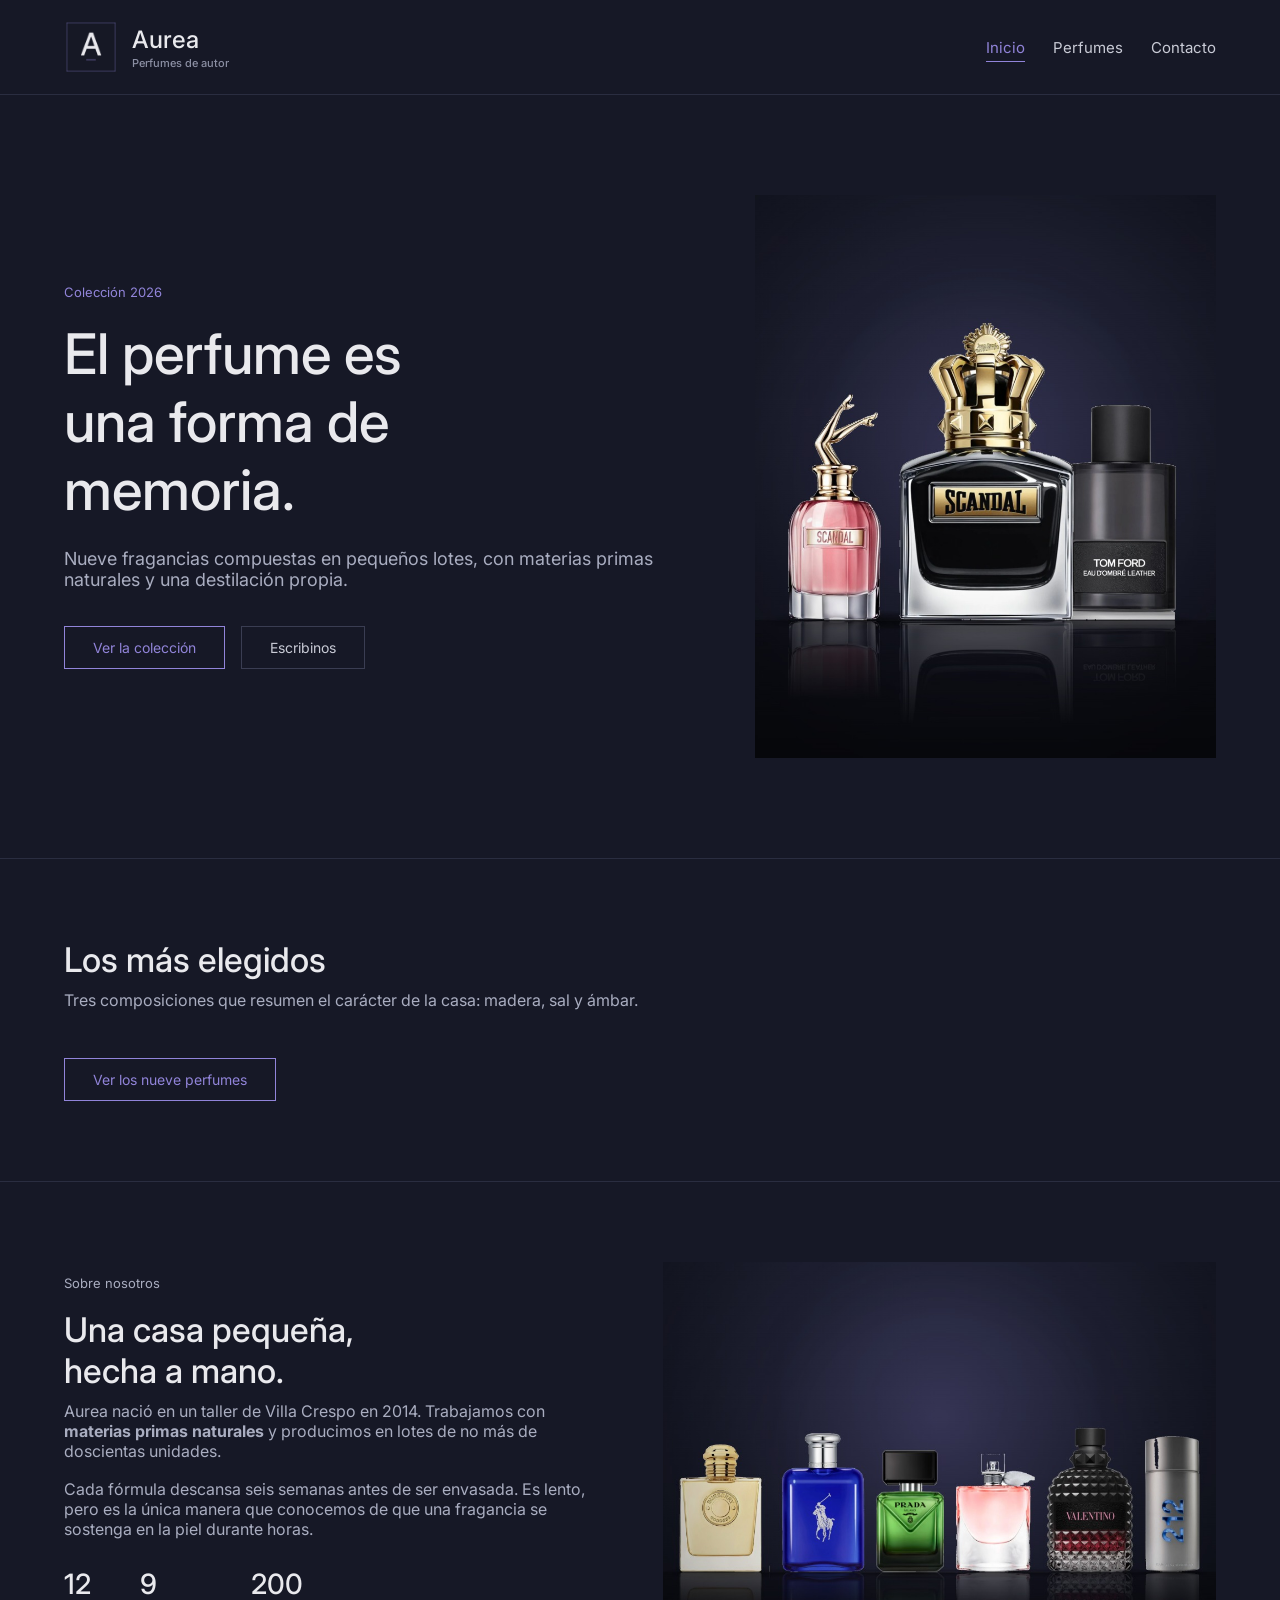
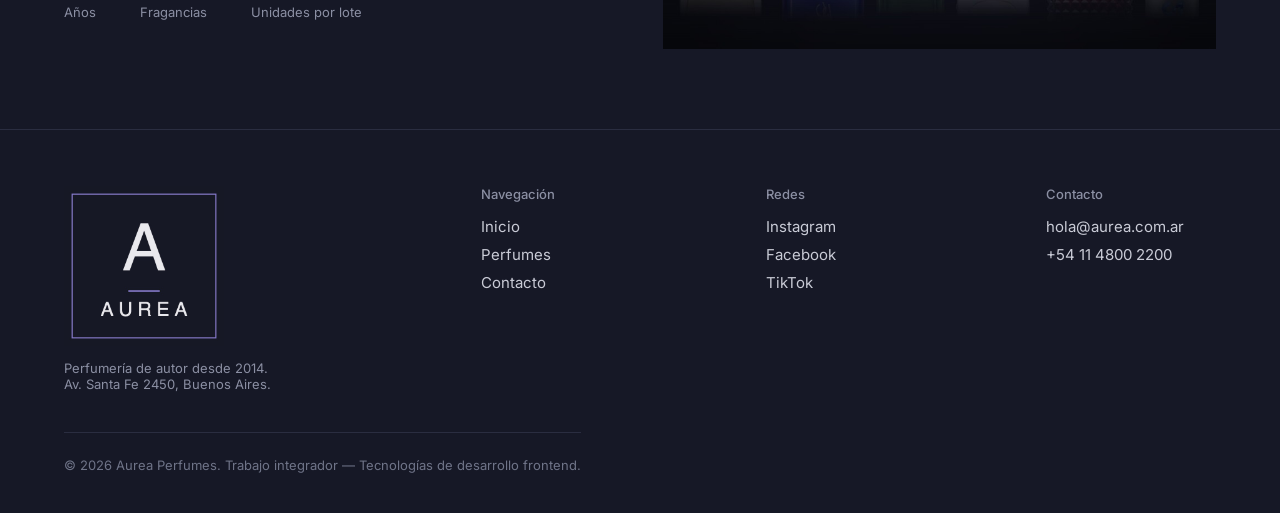
<file: index.html>
<!DOCTYPE html>
<html lang="en">
<head>
    <meta charset="UTF-8">
    <meta name="viewport" content="width=device-width, initial-scale=1.0">
    <title>Aurea - HOME</title>
    <link rel="preconnect" href="https://fonts.googleapis.com">
    <link rel="preconnect" href="https://fonts.gstatic.com" crossorigin>
    <link href="https://fonts.googleapis.com/css2?family=Inter:wght@400;500&display=swap" rel="stylesheet">
    <link rel="stylesheet" href="./css/styles.css">
</head>
<body>
    <header class="cabecera">
    <div class="contenedor">
      <a href="index.html" class="logo">
        <img src="./img/logo-chico.jpg" alt="Logo de Aurea Perfumes">
        <span class="logo-texto">Aurea
          <span class="logo-bajada">Perfumes de autor</span>
        </span>
      </a>
      <nav>
        <ul class="menu">
          <li><a href="index.html" class="activo">Inicio</a></li>
          <li><a href="products.html">Perfumes</a></li>
          <li><a href="contact.html">Contacto</a></li>
        </ul>
      </nav>
    </div>
  </header>
    <section class="portada">
    <div class="contenedor">
      <div class="portada-texto">
        <p class="antetitulo">Colección 2026</p>
        <h1 class="titulo-grande">El perfume es<br>una forma de<br>memoria.</h1>
        <p class="bajada">Nueve fragancias compuestas en pequeños lotes, con materias primas naturales y una destilación propia.</p>
        <a href="products.html" class="boton">Ver la colección</a>
        <a href="contact.html" class="boton boton-secundario">Escribinos</a>
      </div>
      <div class="portada-imagen">
        <img src="./img/portada.jpg" alt="Frasco de perfume Aurea" class="foto-alta">
      </div>
    </div>
  </section>
    <section class="seccion">
    <div class="contenedor">
      <h2 class="titulo-seccion">Los más elegidos</h2>
      <p class="texto-seccion">Tres composiciones que resumen el carácter de la casa: madera, sal y ámbar.</p>
      <div class="catalogo">
        
      </div>
      <a href="productos.html" class="boton">Ver los nueve perfumes</a>
    </div>
  </section>
    <section class="seccion sobre">
    <div class="contenedor">
      <div class="sobre-texto">
        <p class="antetitulo">Sobre nosotros</p>
        <h2 class="titulo-seccion">Una casa pequeña,<br>hecha a mano.</h2>
        <p>Aurea nació en un taller de Villa Crespo en 2014. Trabajamos con <strong>materias primas naturales</strong> y producimos en lotes de no más de doscientas unidades.</p>
        <p>Cada fórmula descansa seis semanas antes de ser envasada. Es lento, pero es la única manera que conocemos de que una fragancia se sostenga en la piel durante horas.</p>
        <div class="datos">
          <div class="dato"><strong>12 </strong><span>Años</span></div>
          <div class="dato"><strong>9 </strong><span>Fragancias</span></div>
          <div class="dato"><strong>200 </strong><span>Unidades por lote</span></div>
        </div>
      </div>
      <div class="sobre-imagen">
        <img src="img/taller.jpg" alt="Taller de Aurea" class="foto-ancha">
      </div>
    </div>
  </section>
    <footer class="pie">
    <div class="contenedor">
      <div class="pie-columna">
        <img src="img/logo.jpg" alt="Logo de Aurea Perfumes" class="logo-pie">
        <p class="medida">Perfumería de autor desde 2014.<br>Av. Santa Fe 2450, Buenos Aires.</p>
      </div>
      <div class="pie-columna">
        <h4>Navegación</h4>
        <ul>
          <li><a href="index.html">Inicio</a></li>
          <li><a href="productos.html">Perfumes</a></li>
          <li><a href="contacto.html">Contacto</a></li>
        </ul>
      </div>
      <div class="pie-columna">
        <h4>Redes</h4>
        <ul>
          <li><a href="https://www.instagram.com" target="_blank">Instagram</a></li>
          <li><a href="https://www.facebook.com" target="_blank">Facebook</a></li>
          <li><a href="https://www.tiktok.com" target="_blank">TikTok</a></li>
        </ul>
      </div>
      <div class="pie-columna">
        <h4>Contacto</h4>
        <ul>
          <li><a href="mailto:hola@aurea.com.ar">hola@aurea.com.ar</a></li>
          <li><a href="tel:+541148002200">+54 11 4800 2200</a></li>
        </ul>
      </div>
    </div>
    <div class="contenedor">
      <p class="copyright">© 2026 Aurea Perfumes. Trabajo integrador — Tecnologías de desarrollo frontend.</p>
    </div>
  </footer>
</body>
</html>
</file>
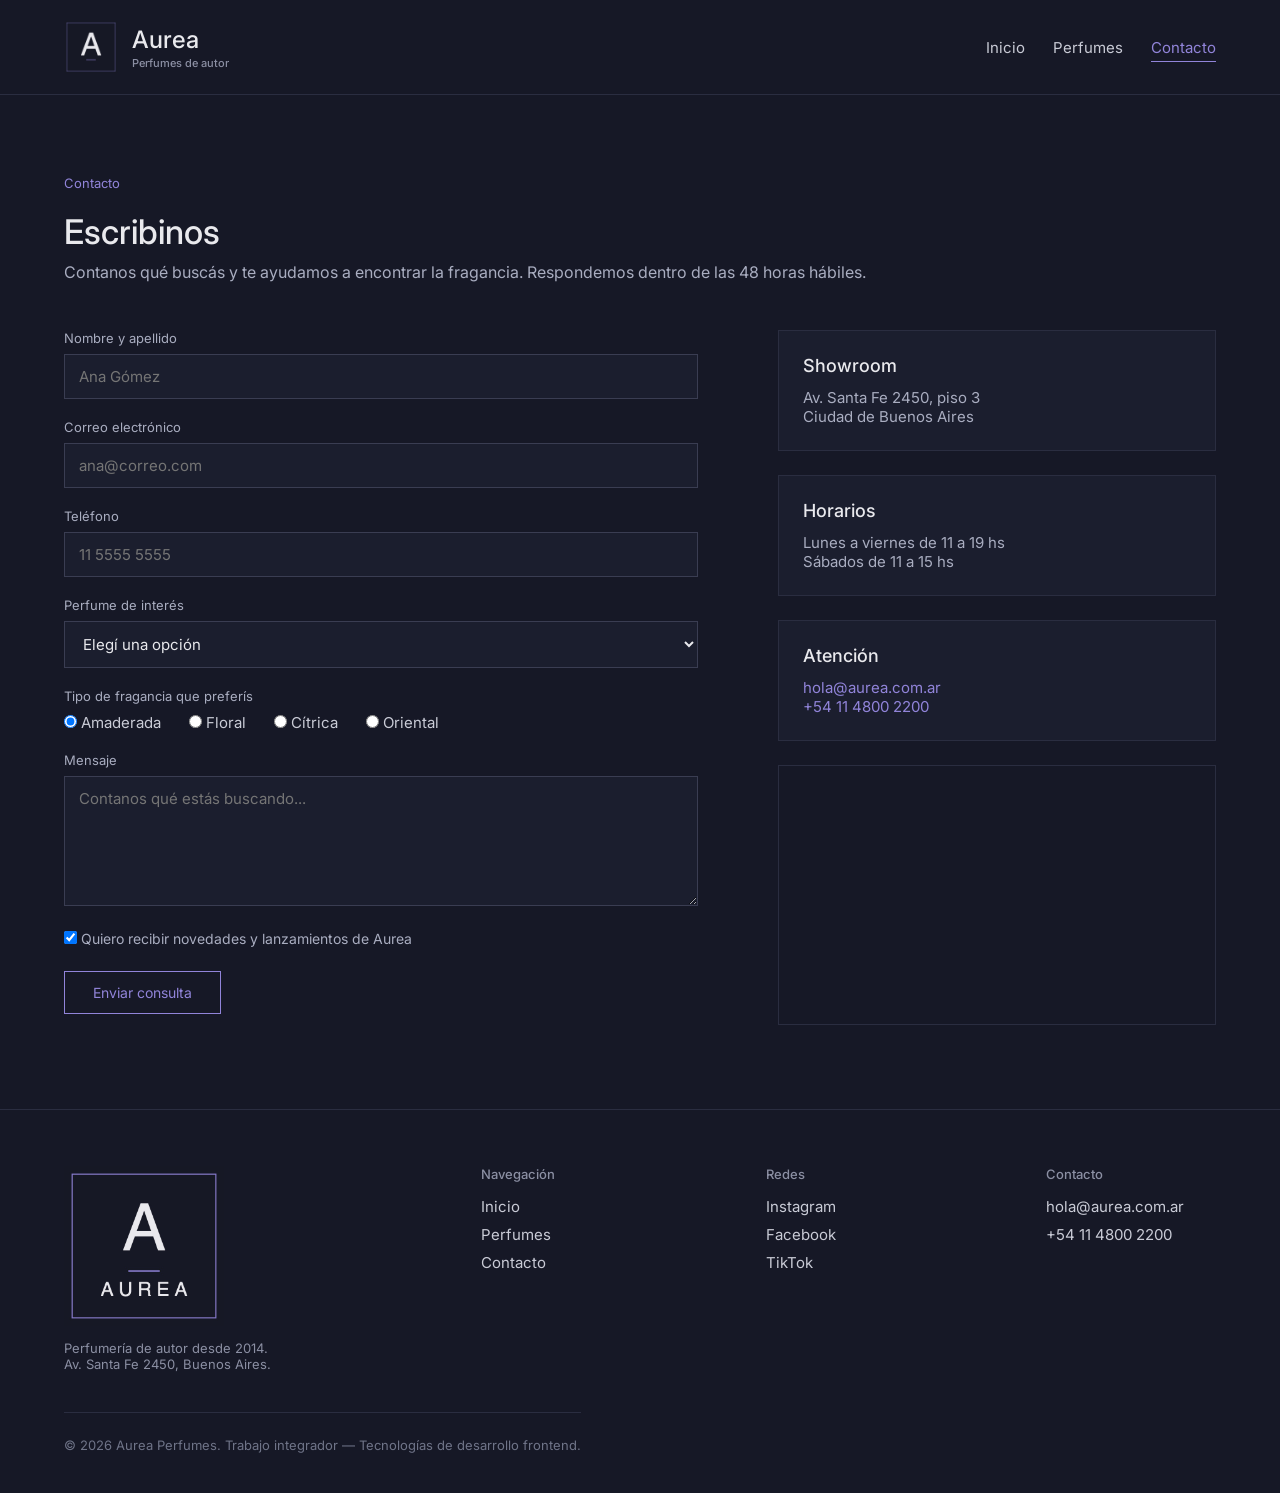
<file: contact.html>
<!DOCTYPE html>
<html lang="es">
<head>
  <meta charset="UTF-8">
  <meta name="viewport" content="width=device-width, initial-scale=1.0">
  <title>Contacto-Aurea</title>
  <link rel="preconnect" href="https://fonts.googleapis.com">
  <link rel="preconnect" href="https://fonts.gstatic.com" crossorigin>
  <link href="https://fonts.googleapis.com/css2?family=Inter:wght@400;500&display=swap" rel="stylesheet">
  <link rel="stylesheet" href="./css/styles.css">
</head>
<body>

  <header class="cabecera">
    <div class="contenedor">
      <a href="index.html" class="logo">
        <img src="./img/logo-chico.jpg" alt="Logo de Aurea Perfumes">
        <span class="logo-texto">Aurea
          <span class="logo-bajada">Perfumes de autor</span>
        </span>
      </a>
      <nav>
        <ul class="menu">
          <li><a href="index.html">Inicio</a></li>
          <li><a href="products.html">Perfumes</a></li>
          <li><a href="contact.html" class="activo">Contacto</a></li>
        </ul>
      </nav>
    </div>
  </header>

  <main>
    <section class="seccion">
      <div class="contenedor">
        <p class="antetitulo">Contacto</p>
        <h1 class="titulo-seccion">Escribinos</h1>
        <p class="texto-seccion">Contanos qué buscás y te ayudamos a encontrar la fragancia. Respondemos dentro de las 48 horas hábiles.</p>

        <div class="bloque-contacto">

          <form class="formulario" action="#" method="post">

            <div class="campo">
              <label for="nombre">Nombre y apellido</label>
              <input type="text" id="nombre" name="nombre" placeholder="Ana Gómez" class="control">
            </div>

            <div class="campo">
              <label for="email">Correo electrónico</label>
              <input type="email" id="email" name="email" placeholder="ana@correo.com" class="control">
            </div>

            <div class="campo">
              <label for="telefono">Teléfono</label>
              <input type="tel" id="telefono" name="telefono" placeholder="11 5555 5555" class="control">
            </div>

            <div class="campo">
              <label for="perfume">Perfume de interés</label>
              <select id="perfume" name="perfume" class="control">
                <option value="">Elegí una opción</option>
                <option value="perfume-01">ACA VA EL NOMBRE 1</option>
                <option value="perfume-02">ACA VA EL NOMBRE 2</option>
                <option value="perfume-03">ACA VA EL NOMBRE 3</option>
                <option value="perfume-04">ACA VA EL NOMBRE 4</option>
                <option value="perfume-05">ACA VA EL NOMBRE 5</option>
                <option value="perfume-06">ACA VA EL NOMBRE 6</option>
                <option value="perfume-07">ACA VA EL NOMBRE 7</option>
                <option value="perfume-08">ACA VA EL NOMBRE 8</option>
                <option value="perfume-09">ACA VA EL NOMBRE 9</option>
                <option value="perfume-10">ACA VA EL NOMBRE 10</option>
                <option value="perfume-11">ACA VA EL NOMBRE 11</option>
                <option value="perfume-12">ACA VA EL NOMBRE 12</option>
                <option value="perfume-13">ACA VA EL NOMBRE 13</option>
                <option value="perfume-14">ACA VA EL NOMBRE 14</option>
                <option value="perfume-15">ACA VA EL NOMBRE 15</option>
                <option value="perfume-16">ACA VA EL NOMBRE 16</option>
                <option value="perfume-17">ACA VA EL NOMBRE 17</option>
                <option value="perfume-18">ACA VA EL NOMBRE 18</option>
                <option value="perfume-19">ACA VA EL NOMBRE 19</option>
                <option value="perfume-20">ACA VA EL NOMBRE 20</option>
                <option value="kit">Kit descubrimiento</option>
              </select>
            </div>

            <div class="campo">
              <label>Tipo de fragancia que preferís</label>
              <div class="opciones">
                <label><input type="radio" name="familia" value="amaderada" checked> Amaderada</label>
                <label><input type="radio" name="familia" value="floral"> Floral</label>
                <label><input type="radio" name="familia" value="citrica"> Cítrica</label>
                <label><input type="radio" name="familia" value="oriental"> Oriental</label>
              </div>
            </div>

            <div class="campo">
              <label for="mensaje">Mensaje</label>
              <textarea id="mensaje" name="mensaje" placeholder="Contanos qué estás buscando..." class="control"></textarea>
            </div>

            <p class="linea-check">
              <label><input type="checkbox" name="novedades" value="si" checked> Quiero recibir novedades y lanzamientos de Aurea</label>
            </p>

            <button type="submit" class="boton">Enviar consulta</button>
          </form>

          <aside class="datos-contacto">
            <div class="ficha">
              <h3>Showroom</h3>
              <p>Av. Santa Fe 2450, piso 3<br>Ciudad de Buenos Aires</p>
            </div>
            <div class="ficha">
              <h3>Horarios</h3>
              <p>Lunes a viernes de 11 a 19 hs<br>Sábados de 11 a 15 hs</p>
            </div>
            <div class="ficha">
              <h3>Atención</h3>
              <p><a href="mailto:hola@aurea.com.ar">hola@aurea.com.ar</a><br><a href="tel:+541148002200">+54 11 4800 2200</a></p>
            </div>
            <iframe class="mapa"
              src="https://www.google.com/maps?q=Av.+Santa+Fe+2450,+Buenos+Aires&amp;output=embed"
              title="Mapa del showroom de Aurea"></iframe>
          </aside>

        </div>
      </div>
    </section>
  </main>

  <footer class="pie">
    <div class="contenedor">
      <div class="pie-columna">
        <img src="./img/logo.jpg" alt="Logo de Aurea Perfumes" class="logo-pie">
        <p class="medida">Perfumería de autor desde 2014.<br>Av. Santa Fe 2450, Buenos Aires.</p>
      </div>
      <div class="pie-columna">
        <h4>Navegación</h4>
        <ul>
          <li><a href="index.html">Inicio</a></li>
          <li><a href="products.html">Perfumes</a></li>
          <li><a href="contact.html">Contacto</a></li>
        </ul>
      </div>
      <div class="pie-columna">
        <h4>Redes</h4>
        <ul>
          <li><a href="https://www.instagram.com" target="_blank">Instagram</a></li>
          <li><a href="https://www.facebook.com" target="_blank">Facebook</a></li>
          <li><a href="https://www.tiktok.com" target="_blank">TikTok</a></li>
        </ul>
      </div>
      <div class="pie-columna">
        <h4>Contacto</h4>
        <ul>
          <li><a href="mailto:hola@aurea.com.ar">hola@aurea.com.ar</a></li>
          <li><a href="tel:+541148002200">+54 11 4800 2200</a></li>
        </ul>
      </div>
    </div>
    <div class="contenedor">
      <p class="copyright">© 2026 Aurea Perfumes. Trabajo integrador — Tecnologías de desarrollo frontend.</p>
    </div>
  </footer>

</body>
</html>
</file>
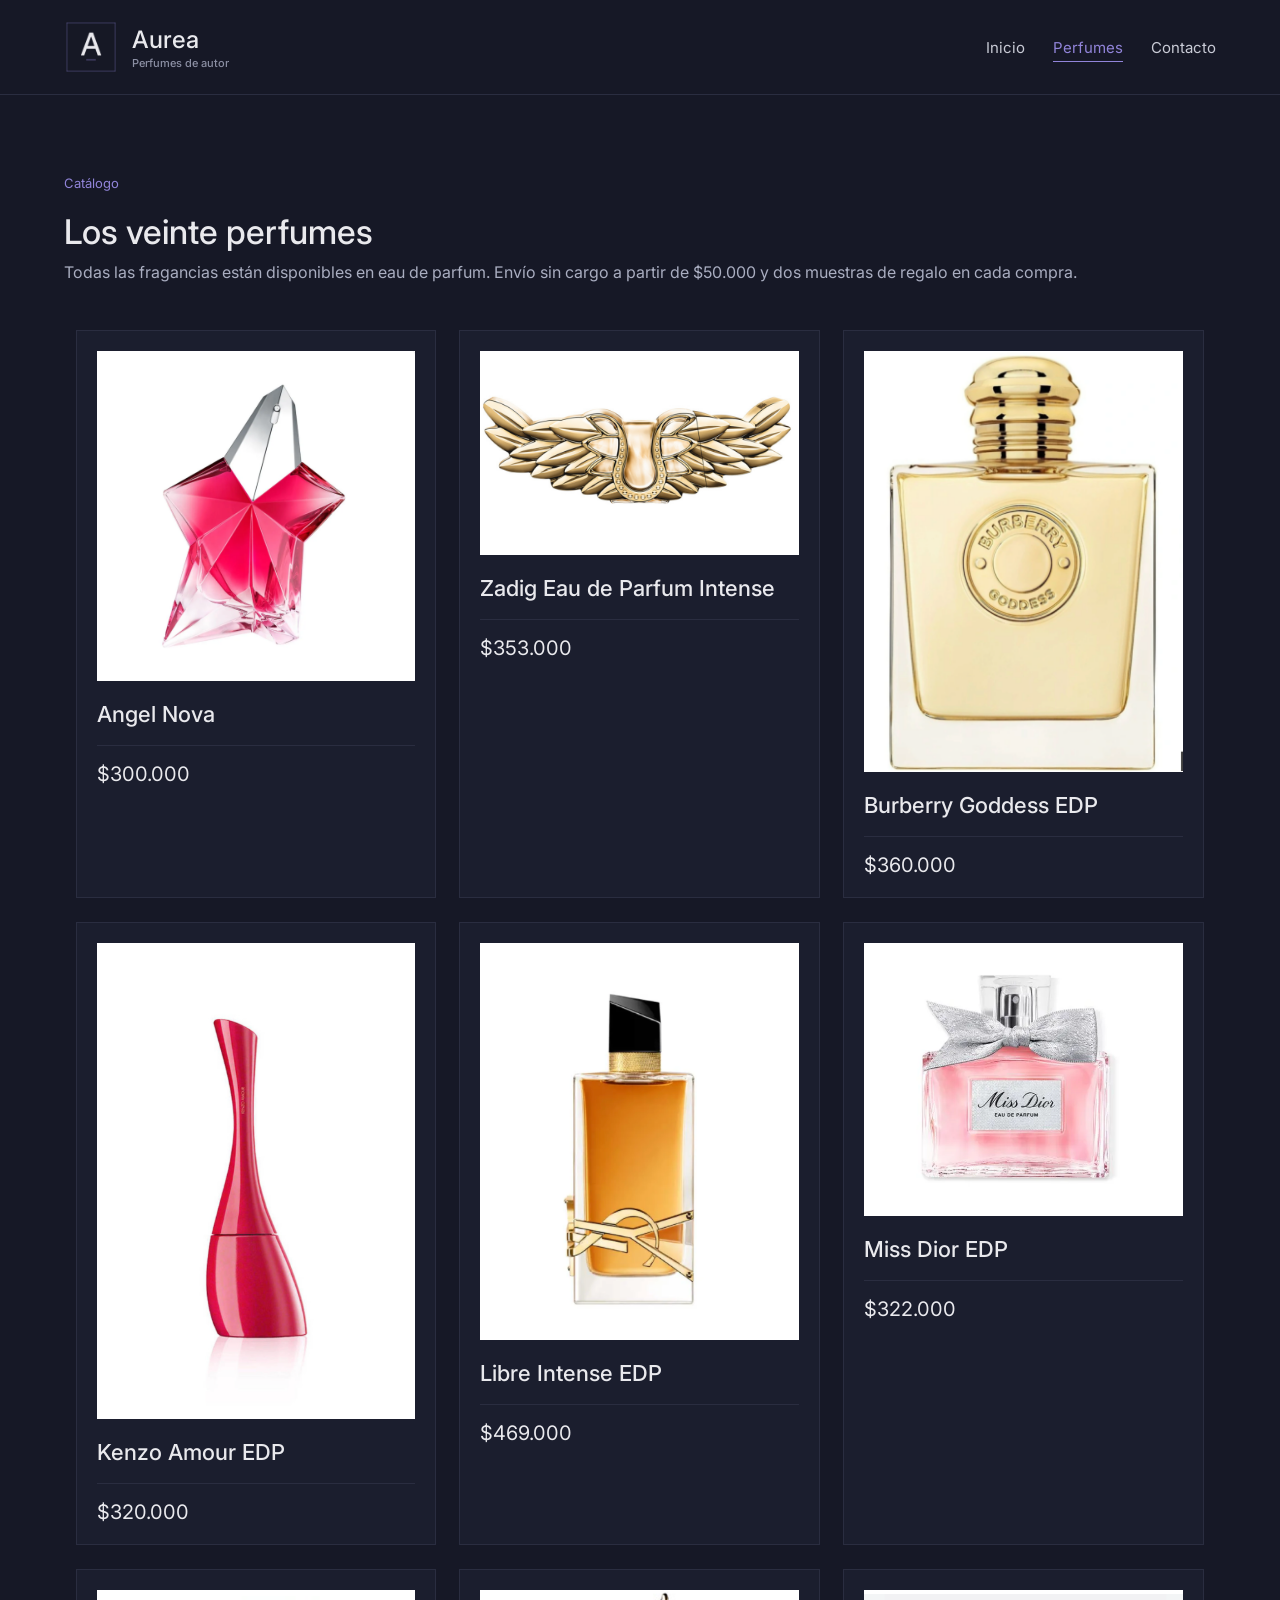
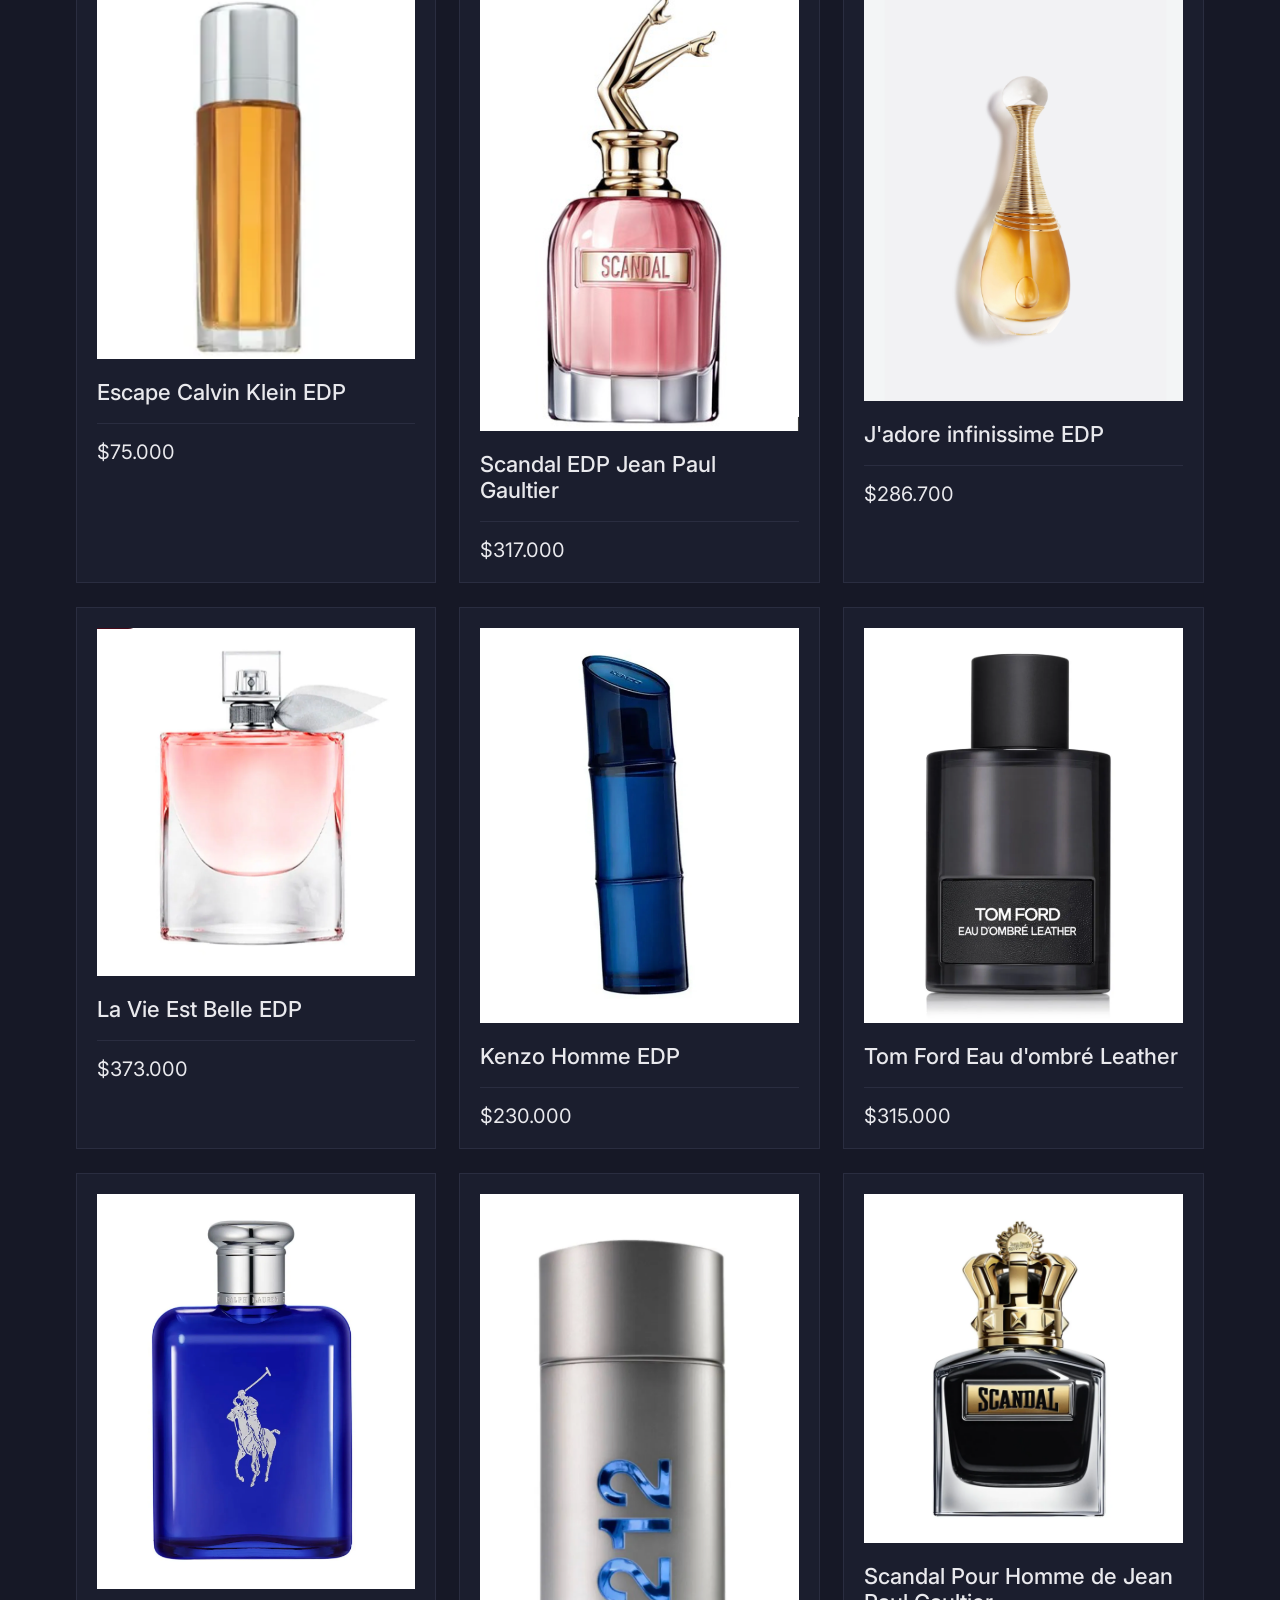
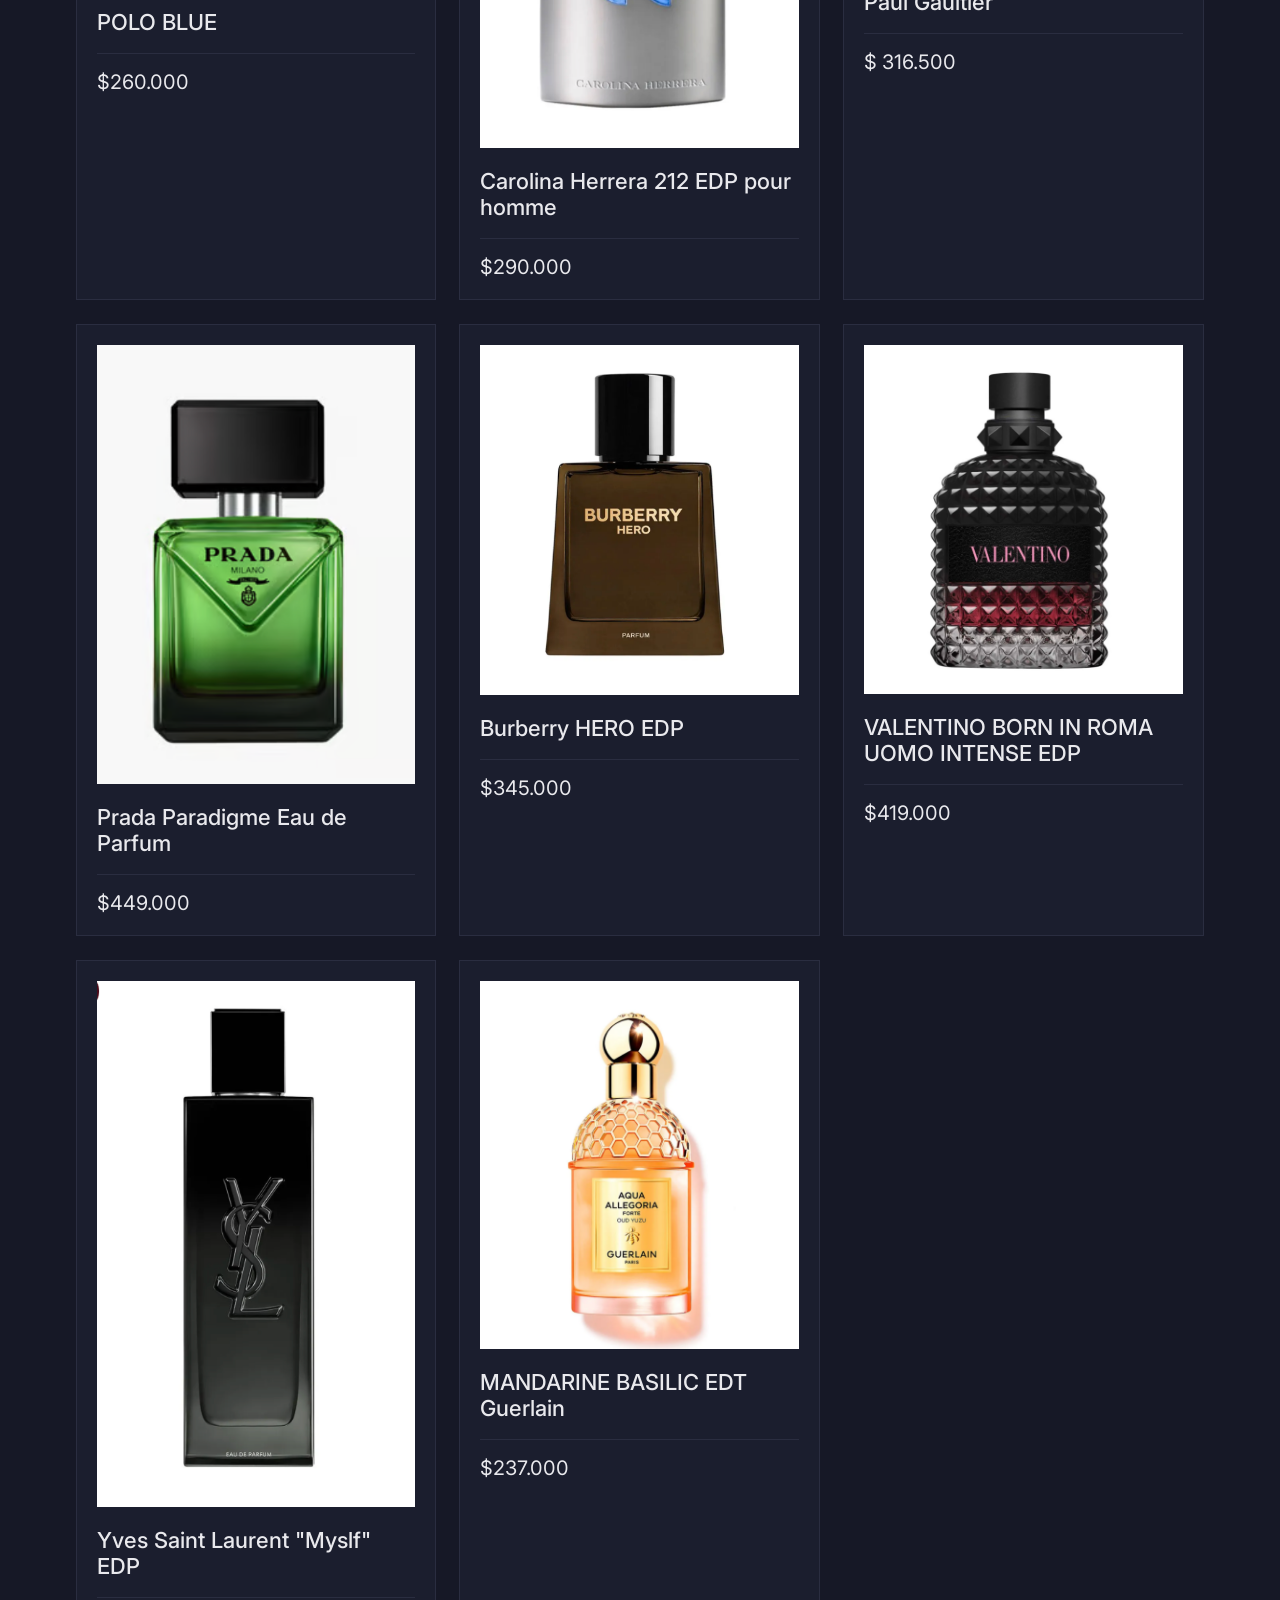
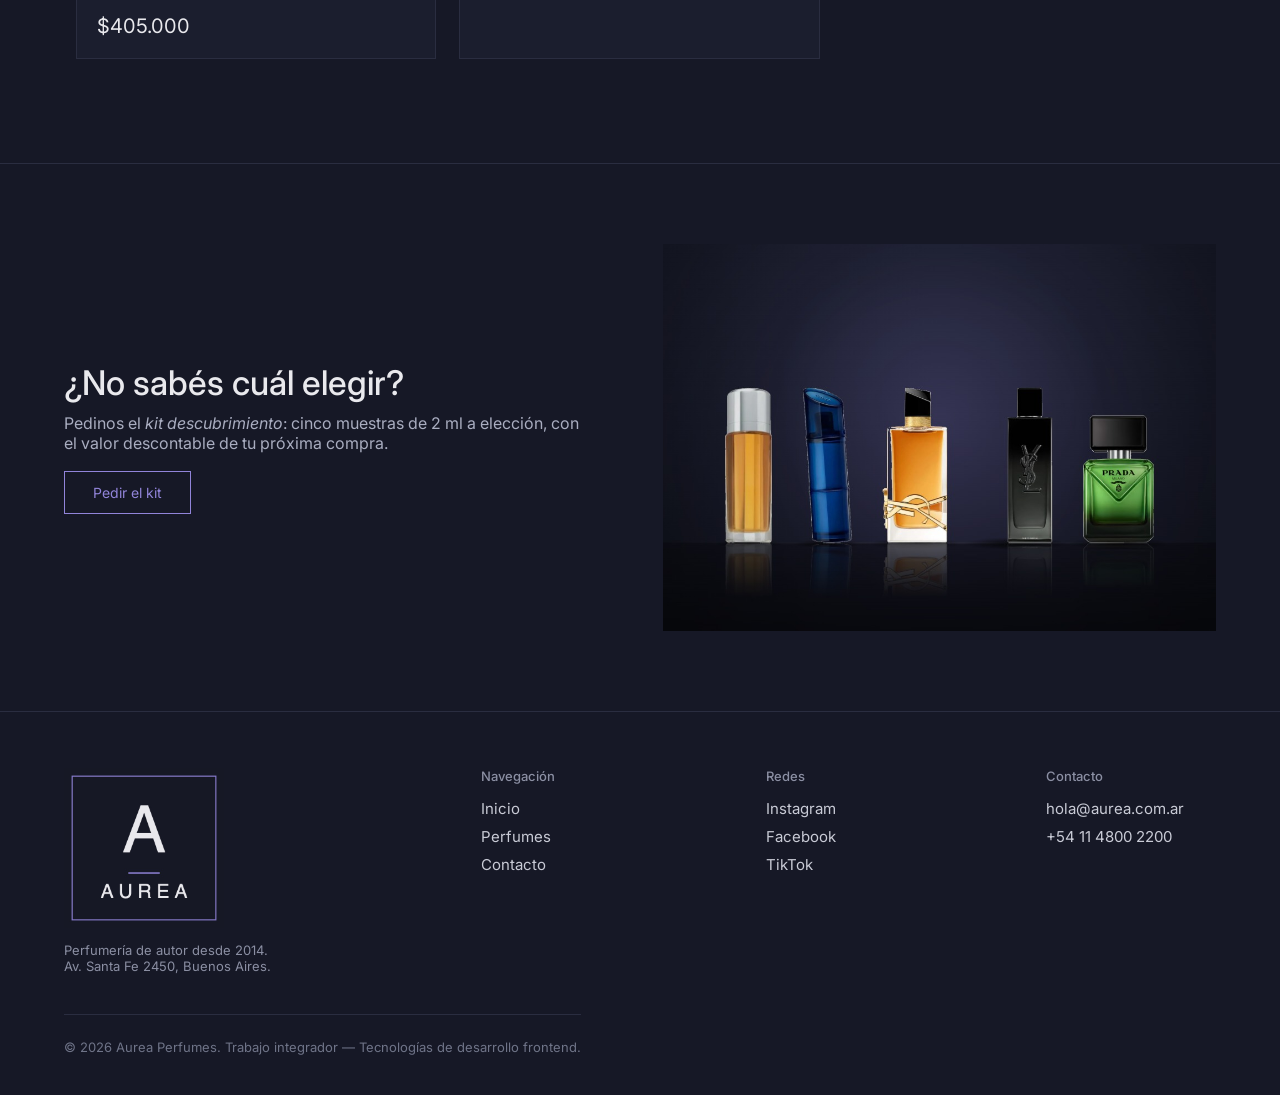
<file: products.html>
<!DOCTYPE html>
<html lang="es">
<head>
    <meta charset="UTF-8">
    <meta name="viewport" content="width=device-width, initial-scale=1.0">
    <title>Perfumes-Aurea</title>
    <link rel="preconnect" href="https://fonts.googleapis.com">
    <link rel="preconnect" href="https://fonts.gstatic.com" crossorigin>
    <link href="https://fonts.googleapis.com/css2?family=Inter:wght@400;500&display=swap" rel="stylesheet">
    <link rel="stylesheet" href="./css/styles.css">
</head>
<body>

  <header class="cabecera">
    <div class="contenedor">
      <a href="index.html" class="logo">
        <img src="./img/logo-chico.jpg" alt="Logo de Aurea Perfumes">
        <span class="logo-texto">Aurea
          <span class="logo-bajada">Perfumes de autor</span>
        </span>
      </a>
      <nav>
        <ul class="menu">
          <li><a href="index.html">Inicio</a></li>
          <li><a href="products.html" class="activo">Perfumes</a></li>
          <li><a href="contact.html">Contacto</a></li>
        </ul>
      </nav>
    </div>
  </header>

  <main>
    <section class="seccion">
      <div class="contenedor">
        <p class="antetitulo">Catálogo</p>
        <h1 class="titulo-seccion">Los veinte perfumes</h1>
        <p class="texto-seccion">Todas las fragancias están disponibles en eau de parfum. Envío sin cargo a partir de $50.000 y dos muestras de regalo en cada compra.</p>

        <div class="catalogo">

          <article class="producto">
            <img src="./img/perfume (1).png" alt="Frasco de perfume" class="foto-producto">
            <h3 class="producto-nombre">Angel Nova</h3>
            <div class="producto-pie">
              <span class="precio">$300.000</span>
            </div>
          </article>

          <article class="producto">
            <img src="./img/perfume (2).png" alt="Frasco de perfume" class="foto-producto">
            <h3 class="producto-nombre">Zadig Eau de Parfum Intense</h3>
            <div class="producto-pie">
              <span class="precio">$353.000</span>
            </div>
          </article>

          <article class="producto">
            <img src="./img/perfume (3).png" alt="Frasco de perfume" class="foto-producto">
            <h3 class="producto-nombre"> Burberry Goddess EDP</h3>
            <div class="producto-pie">
              <span class="precio">$360.000</span>
            </div>
          </article>

          <article class="producto">
            <img src="./img/perfume (4).png" alt="Frasco de perfume" class="foto-producto">
            <h3 class="producto-nombre">Kenzo Amour EDP</h3>
            <div class="producto-pie">
              <span class="precio">$320.000</span>
            </div>
          </article>

          <article class="producto">
            <img src="./img/perfume (5).png" alt="Frasco de perfume" class="foto-producto">
            <h3 class="producto-nombre">Libre Intense EDP</h3>
            <div class="producto-pie">
              <span class="precio">$469.000</span>
            </div>
          </article>

          <article class="producto">
            <img src="./img/perfume (6).png" alt="Frasco de perfume" class="foto-producto">
            <h3 class="producto-nombre">Miss Dior EDP</h3>
            <div class="producto-pie">
              <span class="precio">$322.000</span>
            </div>
          </article>

          <article class="producto">
            <img src="./img/perfume (7).png" alt="Frasco de perfume" class="foto-producto">
            <h3 class="producto-nombre">Escape Calvin Klein EDP</h3>
            <div class="producto-pie">
              <span class="precio">$75.000</span>
            </div>
          </article>

          <article class="producto">
            <img src="./img/perfume (8).png" alt="Frasco de perfume" class="foto-producto">
            <h3 class="producto-nombre">Scandal EDP Jean Paul Gaultier</h3>
            <div class="producto-pie">
              <span class="precio">$317.000</span>
            </div>
          </article>

          <article class="producto">
            <img src="./img/perfume (9).png" alt="Frasco de perfume" class="foto-producto">
            <h3 class="producto-nombre">J'adore infinissime EDP</h3>
            <div class="producto-pie">
              <span class="precio">$286.700</span>
            </div>
          </article>

          <article class="producto">
            <img src="./img/perfume (10).png" alt="Frasco de perfume" class="foto-producto">
            <h3 class="producto-nombre">La Vie Est Belle EDP </h3>
            <div class="producto-pie">
              <span class="precio">$373.000</span>
            </div>
          </article>

          <article class="producto">
            <img src="./img/perfume (11).png" alt="Frasco de perfume" class="foto-producto">
            <h3 class="producto-nombre">Kenzo Homme EDP</h3>
            <div class="producto-pie">
              <span class="precio"> $230.000</span>
            </div>
          </article>

          <article class="producto">
            <img src="./img/perfume (12).png" alt="Frasco de perfume" class="foto-producto">
            <h3 class="producto-nombre">Tom Ford Eau d'ombré Leather</h3>
            <div class="producto-pie">
              <span class="precio">$315.000</span>
            </div>
          </article>

          <article class="producto">
            <img src="./img/perfume (13).png" alt="Frasco de perfume" class="foto-producto">
            <h3 class="producto-nombre">POLO BLUE</h3>
            <div class="producto-pie">
              <span class="precio">$260.000</span>
            </div>
          </article>

          <article class="producto">
            <img src="./img/perfume (14).png" alt="Frasco de perfume" class="foto-producto">
            <h3 class="producto-nombre">Carolina Herrera 212 EDP pour homme</h3>
            <div class="producto-pie">
              <span class="precio">$290.000</span>
            </div>
          </article>

          <article class="producto">
            <img src="./img/perfume (15).png" alt="Frasco de perfume" class="foto-producto">
            <h3 class="producto-nombre">Scandal Pour Homme de Jean Paul Gaultier</h3>
            <div class="producto-pie">
              <span class="precio">$ 316.500</span>
            </div>
          </article>

          <article class="producto">
            <img src="./img/perfume (16).png" alt="Frasco de perfume" class="foto-producto">
            <h3 class="producto-nombre">Prada Paradigme Eau de Parfum</h3>
            <div class="producto-pie">
              <span class="precio"> $449.000</span>
            </div>
          </article>

          <article class="producto">
            <img src="./img/perfume (17).png" alt="Frasco de perfume" class="foto-producto">
            <h3 class="producto-nombre">Burberry HERO EDP</h3>
            <div class="producto-pie">
              <span class="precio">$345.000</span>
            </div>
          </article>

          <article class="producto">
            <img src="./img/perfume (18).png" alt="Frasco de perfume" class="foto-producto">
            <h3 class="producto-nombre">VALENTINO BORN IN ROMA UOMO INTENSE EDP </h3>
            <div class="producto-pie">
              <span class="precio">$419.000</span>
            </div>
          </article>

          <article class="producto">
            <img src="./img/perfume (19).png" alt="Frasco de perfume" class="foto-producto">
            <h3 class="producto-nombre">Yves Saint Laurent "Myslf" EDP</h3>
            <div class="producto-pie">
              <span class="precio">$405.000</span>
            </div>
          </article>

          <article class="producto">
            <img src="./img/perfume (20).png" alt="Frasco de perfume" class="foto-producto">
            <h3 class="producto-nombre"> MANDARINE BASILIC EDT Guerlain</h3>
            <div class="producto-pie">
              <span class="precio">$237.000</span>
            </div>
          </article>

        </div>
      </div>
    </section>

    <section class="seccion sobre">
      <div class="contenedor">
        <div class="sobre-texto">
          <h2 class="titulo-seccion">¿No sabés cuál elegir?</h2>
          <p>Pedinos el <em>kit descubrimiento</em>: cinco muestras de 2 ml a elección, con el valor descontable de tu próxima compra.</p>
          <a href="contact.html" class="boton">Pedir el kit</a>
        </div>
        <div class="sobre-imagen">
          <img src="./img/muestras.jpg" alt="Kit de muestras de Aurea" class="foto-ancha">
        </div>
      </div>
    </section>
  </main>

  <footer class="pie">
    <div class="contenedor">
      <div class="pie-columna">
        <img src="./img/logo.jpg" alt="Logo de Aurea Perfumes" class="logo-pie">
        <p class="medida">Perfumería de autor desde 2014.<br>Av. Santa Fe 2450, Buenos Aires.</p>
      </div>
      <div class="pie-columna">
        <h4>Navegación</h4>
        <ul>
          <li><a href="index.html">Inicio</a></li>
          <li><a href="products.html">Perfumes</a></li>
          <li><a href="contact.html">Contacto</a></li>
        </ul>
      </div>
      <div class="pie-columna">
        <h4>Redes</h4>
        <ul>
          <li><a href="https://www.instagram.com" target="_blank">Instagram</a></li>
          <li><a href="https://www.facebook.com" target="_blank">Facebook</a></li>
          <li><a href="https://www.tiktok.com" target="_blank">TikTok</a></li>
        </ul>
      </div>
      <div class="pie-columna">
        <h4>Contacto</h4>
        <ul>
          <li><a href="mailto:hola@aurea.com.ar">hola@aurea.com.ar</a></li>
          <li><a href="tel:+541148002200">+54 11 4800 2200</a></li>
        </ul>
      </div>
    </div>
    <div class="contenedor">
      <p class="copyright">© 2026 Aurea Perfumes. Trabajo integrador — Tecnologías de desarrollo frontend.</p>
    </div>
  </footer>

</body>
</html>
</file>
<file: css/styles.css>
* {
  margin: 0;
  padding: 0;
  box-sizing: border-box;
}

body {
  font-family: "Inter", Arial, Helvetica, sans-serif;
  background-color: #161826;
  color: #e9e9ed;
  font-size: 16px;
}

a {
  text-decoration: none;
  color: #9184d9;
}

ul {
  list-style: none;
}

img {
  width: 100%;
  display: block;
}

.contenedor {
  width: 90%;
  margin: 0 auto;
}

.cabecera {
  border-bottom: 1px solid #2a2d40;
}

.cabecera .contenedor {
  display: flex;
  flex-wrap: wrap;
  justify-content: space-between;
  align-items: center;
  padding: 20px 0px 20px 0px;
}

.logo {
  display: flex;
  align-items: center;
}

.logo img {
  width: 54px;
  height: 54px;
}

.logo-texto {
  margin-left: 14px;
  font-size: 24px;
  font-weight: 500;
  color: #e9e9ed;
}

.logo-bajada {
  display: block;
  font-size: 11px;
  color: #8b8fa3;
  margin: 2px 0px 0px 0px;
}

.menu {
  display: flex;
  flex-wrap: wrap;
}

.menu li {
  margin-left: 28px;
}

.menu a {
  color: #c9cbd6;
  font-size: 15px;
  padding-bottom: 4px;
}

.menu .activo {
  color: #9184d9;
  border-bottom: 1px solid #9184d9;
}

.portada {
  padding-top: 100px;
  padding-bottom: 100px;
  border-bottom: 1px solid #2a2d40;
}

.portada .contenedor {
  display: flex;
  flex-wrap: wrap;
  justify-content: space-between;
  align-items: center;
}

.portada-texto {
  width: 52%;
}

.portada-imagen {
  width: 40%;
}

.antetitulo {
  font-size: 13px;
  color: #9184d9;
  margin-bottom: 20px;
}

.titulo-grande {
  font-size: 56px;
  font-weight: 500;
  margin-bottom: 24px;
}

.bajada {
  font-size: 18px;
  color: #a9adc0;
  margin-bottom: 36px;
}

.boton {
  display: inline-block;
  border: 1px solid #9184d9;
  color: #9184d9;
  padding: 12px 28px;
  font-size: 14px;
  background-color: transparent;
  font-family: "Inter", Arial, Helvetica, sans-serif;
}

.boton-secundario {
  border: 1px solid #3a3d52;
  color: #c9cbd6;
  margin-left: 12px;
}

.foto-alta {
  width: 100%;
}

.foto-producto {
  width: 100%;
  margin-bottom: 20px;
}

.foto-ancha {
  width: 100%;
}

.seccion {
  padding-top: 80px;
  padding-bottom: 80px;
  border-bottom: 1px solid #2a2d40;
}

.titulo-seccion {
  font-size: 34px;
  font-weight: 500;
  margin-bottom: 10px;
}

.texto-seccion {
  color: #a9adc0;
  margin-bottom: 48px;
}

.catalogo {
  display: flex;
  flex-wrap: wrap;
}

.producto {
  width: 31.33%;
  margin: 0% 1% 24px 1%;
  background-color: #1b1e2e;
  border: 1px solid #2a2d40;
  padding: 20px;
}

.producto-nombre {
  font-size: 22px;
  font-weight: 500;
  margin-bottom: 8px;
}

.producto-pie {
  display: flex;
  justify-content: space-between;
  align-items: center;
  border-top: 1px solid #2a2d40;
  padding-top: 16px;
  margin-top: 18px;
}

.precio {
  font-size: 20px;
}

.medida {
  font-size: 13px;
  color: #8b8fa3;
}

.sobre .contenedor {
  display: flex;
  flex-wrap: wrap;
  justify-content: space-between;
  align-items: center;
}

.sobre-texto {
  width: 46%;
}

.sobre-imagen {
  width: 48%;
}

.datos {
  display: flex;
  flex-wrap: wrap;
  margin-top: 28px;
}

.sobre-texto p {
  color: #a9adc0;
  margin-bottom: 18px;
}

.dato {
  margin-right: 44px;
  margin-bottom: 16px;
}

.dato strong {
  display: block;
  font-size: 28px;
  font-weight: 500;
  color: #e9e9ed;
}

.dato span {
  font-size: 13px;
  color: #8b8fa3;
}

.bloque-contacto {
  display: flex;
  flex-wrap: wrap;
  justify-content: space-between;
}

.formulario {
  width: 55%;
}

.datos-contacto {
  width: 38%;
}

.campo {
  margin-bottom: 20px;
}

.campo label {
  display: block;
  font-size: 13px;
  color: #a9adc0;
  margin-bottom: 8px;
}

.control {
  width: 100%;
  background-color: #1b1e2e;
  border: 1px solid #3a3d52;
  color: #e9e9ed;
  padding: 12px 14px;
  font-size: 15px;
  font-family: "Inter", Arial, Helvetica, sans-serif;
}

.campo textarea {
  height: 130px;
}

.opciones label {
  display: inline;
  margin-right: 24px;
  color: #c9cbd6;
  font-size: 15px;
}

.linea-check {
  color: #a9adc0;
  font-size: 14px;
  margin-bottom: 24px;
}

.ficha {
  background-color: #1b1e2e;
  border: 1px solid #2a2d40;
  padding: 24px;
  margin-bottom: 24px;
}

.ficha h3 {
  font-size: 18px;
  font-weight: 500;
  margin-bottom: 12px;
}

.ficha p {
  color: #a9adc0;
  font-size: 15px;
}

.mapa {
  width: 100%;
  height: 260px;
  border: 1px solid #2a2d40;
}

.pie {
  padding-top: 56px;
  padding-bottom: 40px;
}

.pie .contenedor {
  display: flex;
  flex-wrap: wrap;
  justify-content: space-between;
}

.logo-pie {
  width: 160px;
  height: 160px;
  margin-bottom: 14px;
}

.pie-columna {
  margin-right: 32px;
  margin-bottom: 28px;
}

.pie-columna h4 {
  font-size: 13px;
  color: #8b8fa3;
  font-weight: 500;
  margin-bottom: 14px;
}

.pie-columna li {
  margin-bottom: 8px;
}

.pie-columna a {
  color: #c9cbd6;
  font-size: 15px;
}

.copyright {
  border-top: 1px solid #2a2d40;
  margin-top: 12px;
  padding-top: 24px;
  color: #6f7488;
  font-size: 13px;
}

@media (max-width: 900px) {
  .producto {
    width: 48%;
  }

  .titulo-grande {
    font-size: 44px;
  }
}

@media (max-width: 600px) {
  .cabecera .contenedor {
    justify-content: center;
  }

  .logo {
    margin-bottom: 16px;
  }

  .menu {
    justify-content: center;
  }

  .menu li {
    margin-left: 10px;
    margin-right: 10px;
  }

  .portada {
    padding-top: 60px;
    padding-bottom: 60px;
  }

  .portada-texto,
  .portada-imagen,
  .sobre-texto,
  .sobre-imagen,
  .formulario,
  .datos-contacto,
  .producto {
    width: 100%;
  }

  .producto {
    margin: 0px 0px 24px 0px;
  }

  .portada-imagen,
  .sobre-imagen {
    margin-top: 36px;
  }

  .titulo-grande {
    font-size: 36px;
  }

  .titulo-seccion {
    font-size: 28px;
  }

  .boton-secundario {
    margin-left: 0px;
    margin-top: 12px;
  }
}
</file>
